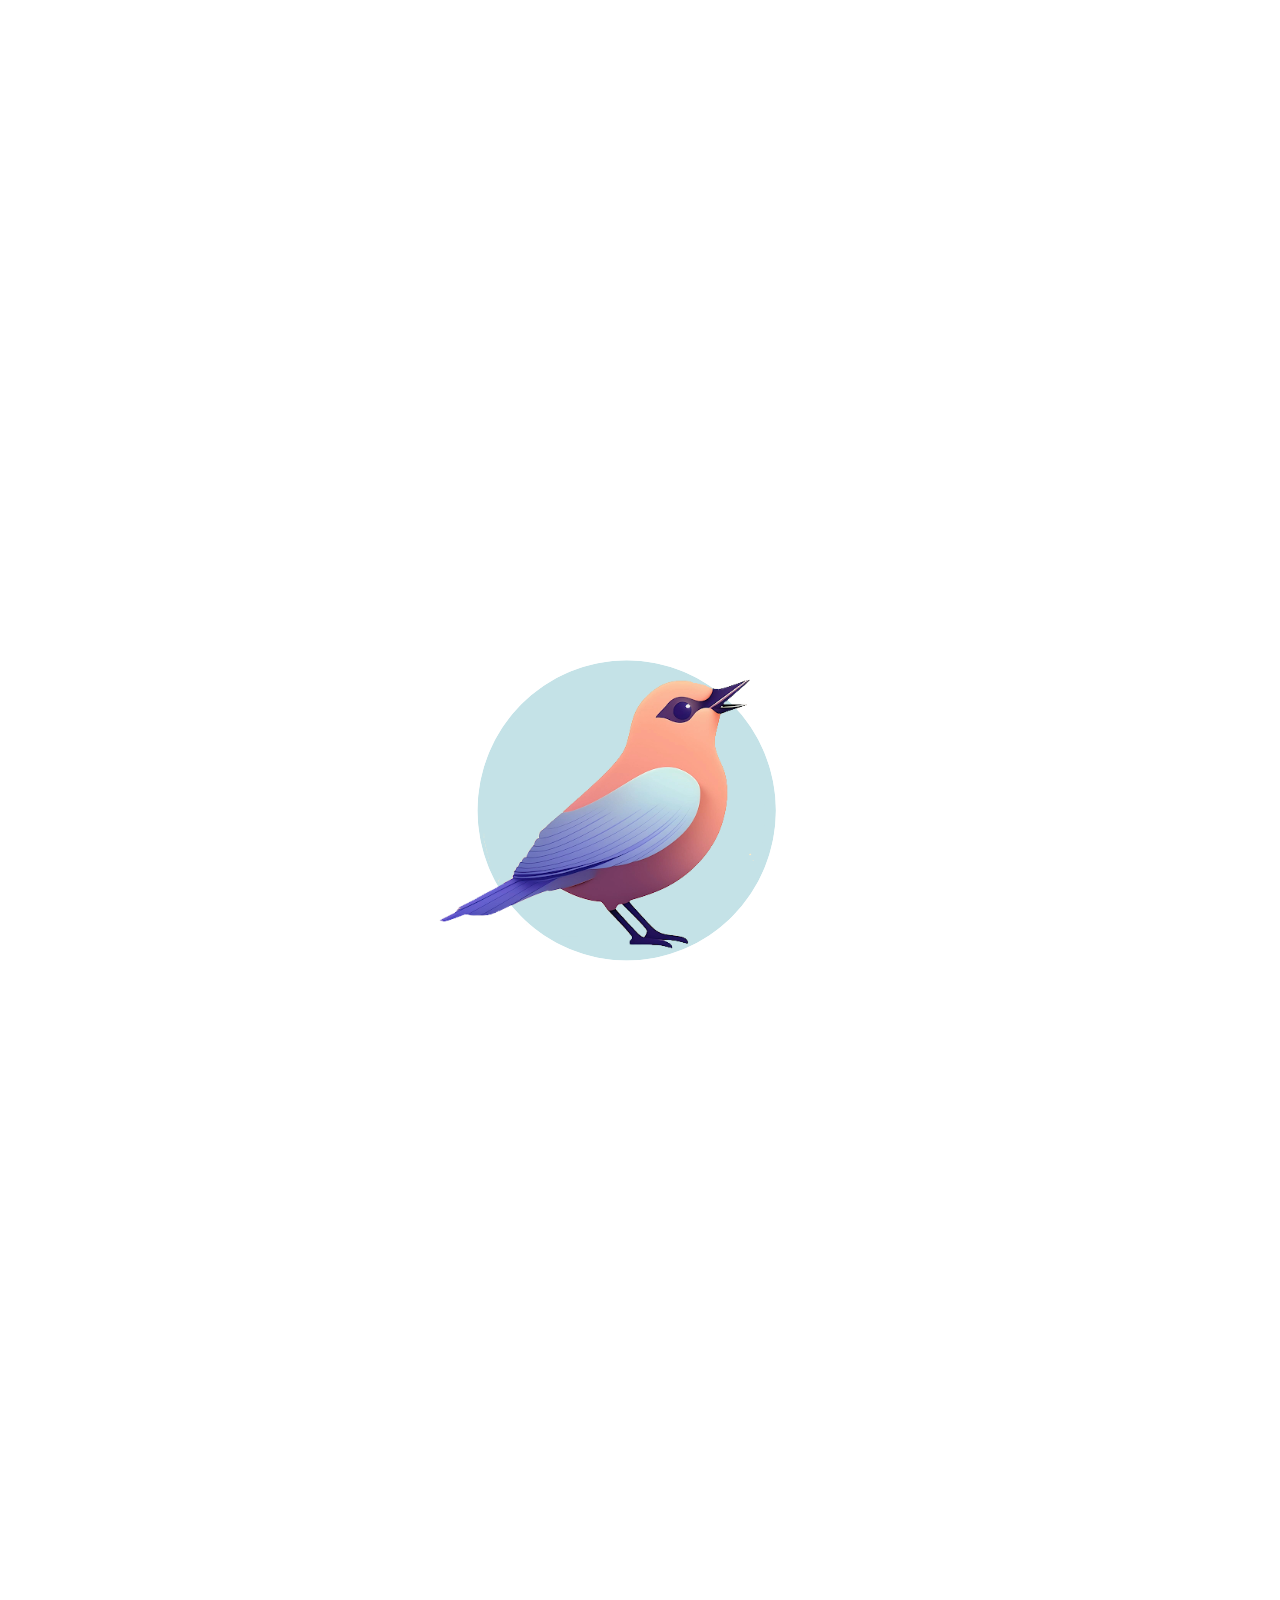
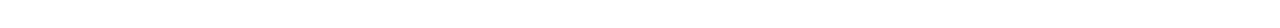
<file: index.html>
<html>

<head>
    <link
    href="https://fonts.cm4all.net/css2?family=Roboto:ital,wght@0,100;0,300;0,400;0,500;0,700;0,900;1,100;1,300;1,400;1,500;1,700;1,900&display=swap"
    rel="stylesheet">
  <link rel="stylesheet" href="index.css">
  <link rel="stylesheet" href="https://cdnjs.cloudflare.com/ajax/libs/font-awesome/6.5.2/css/all.min.css">
</head>

<body>

<div class='tuniverseLogo'>
  <img
  src='TUniverse Logo.png'
  alt='TUniverse Logo' />
  </div>

  <script src="./index.js"></script>
</body>
  
</html>
</file>
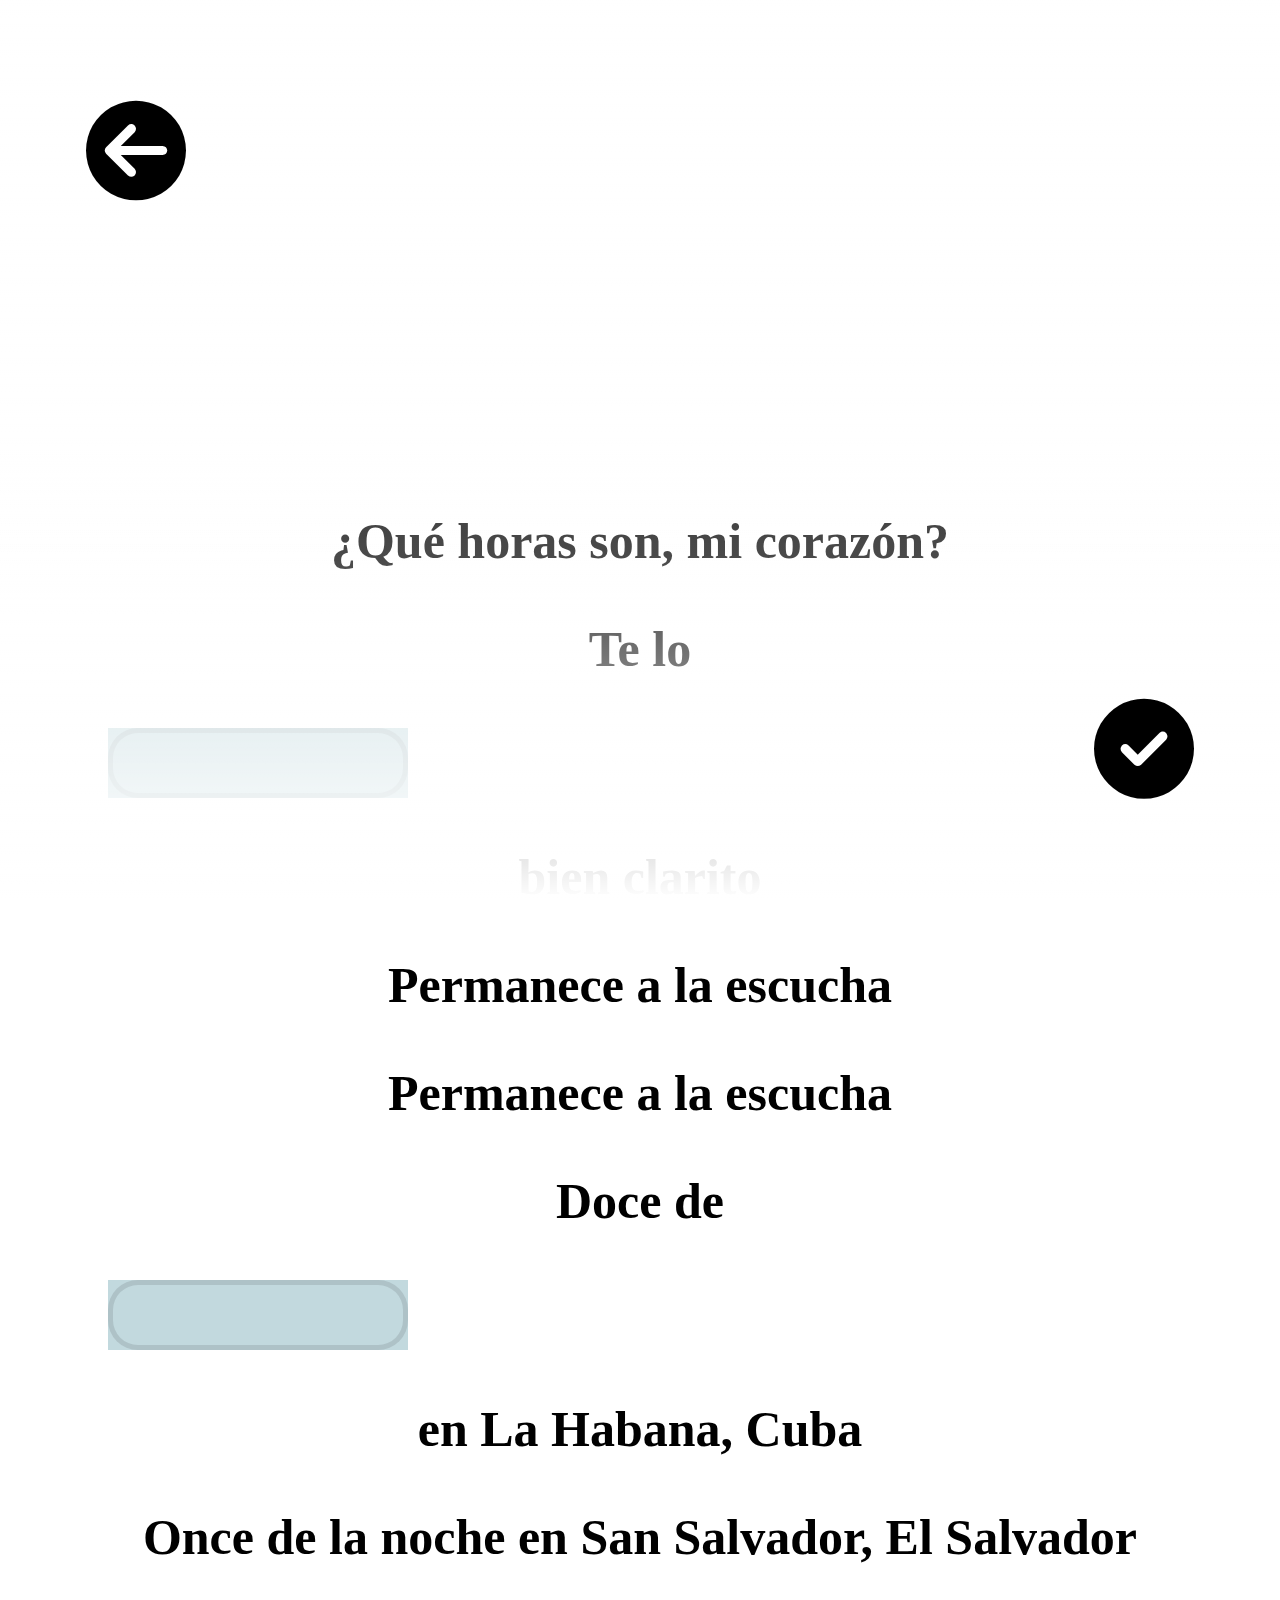
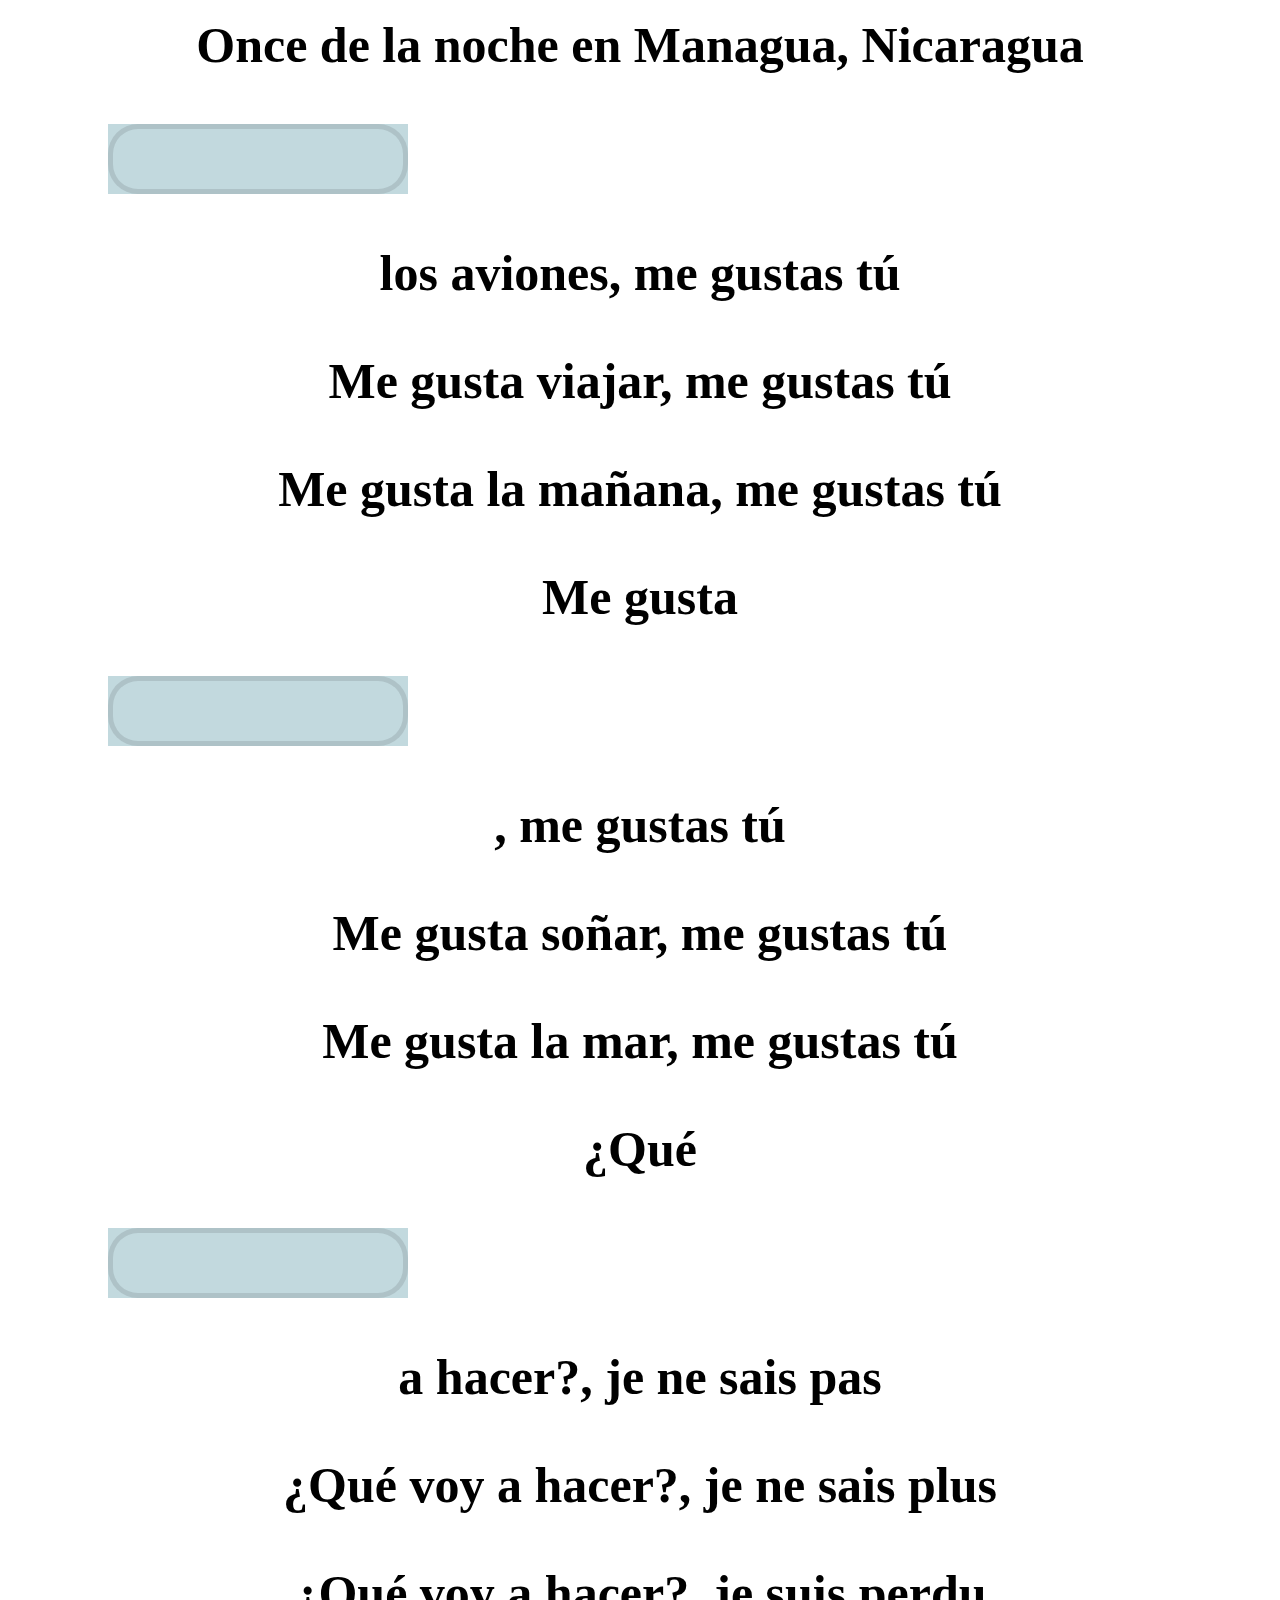
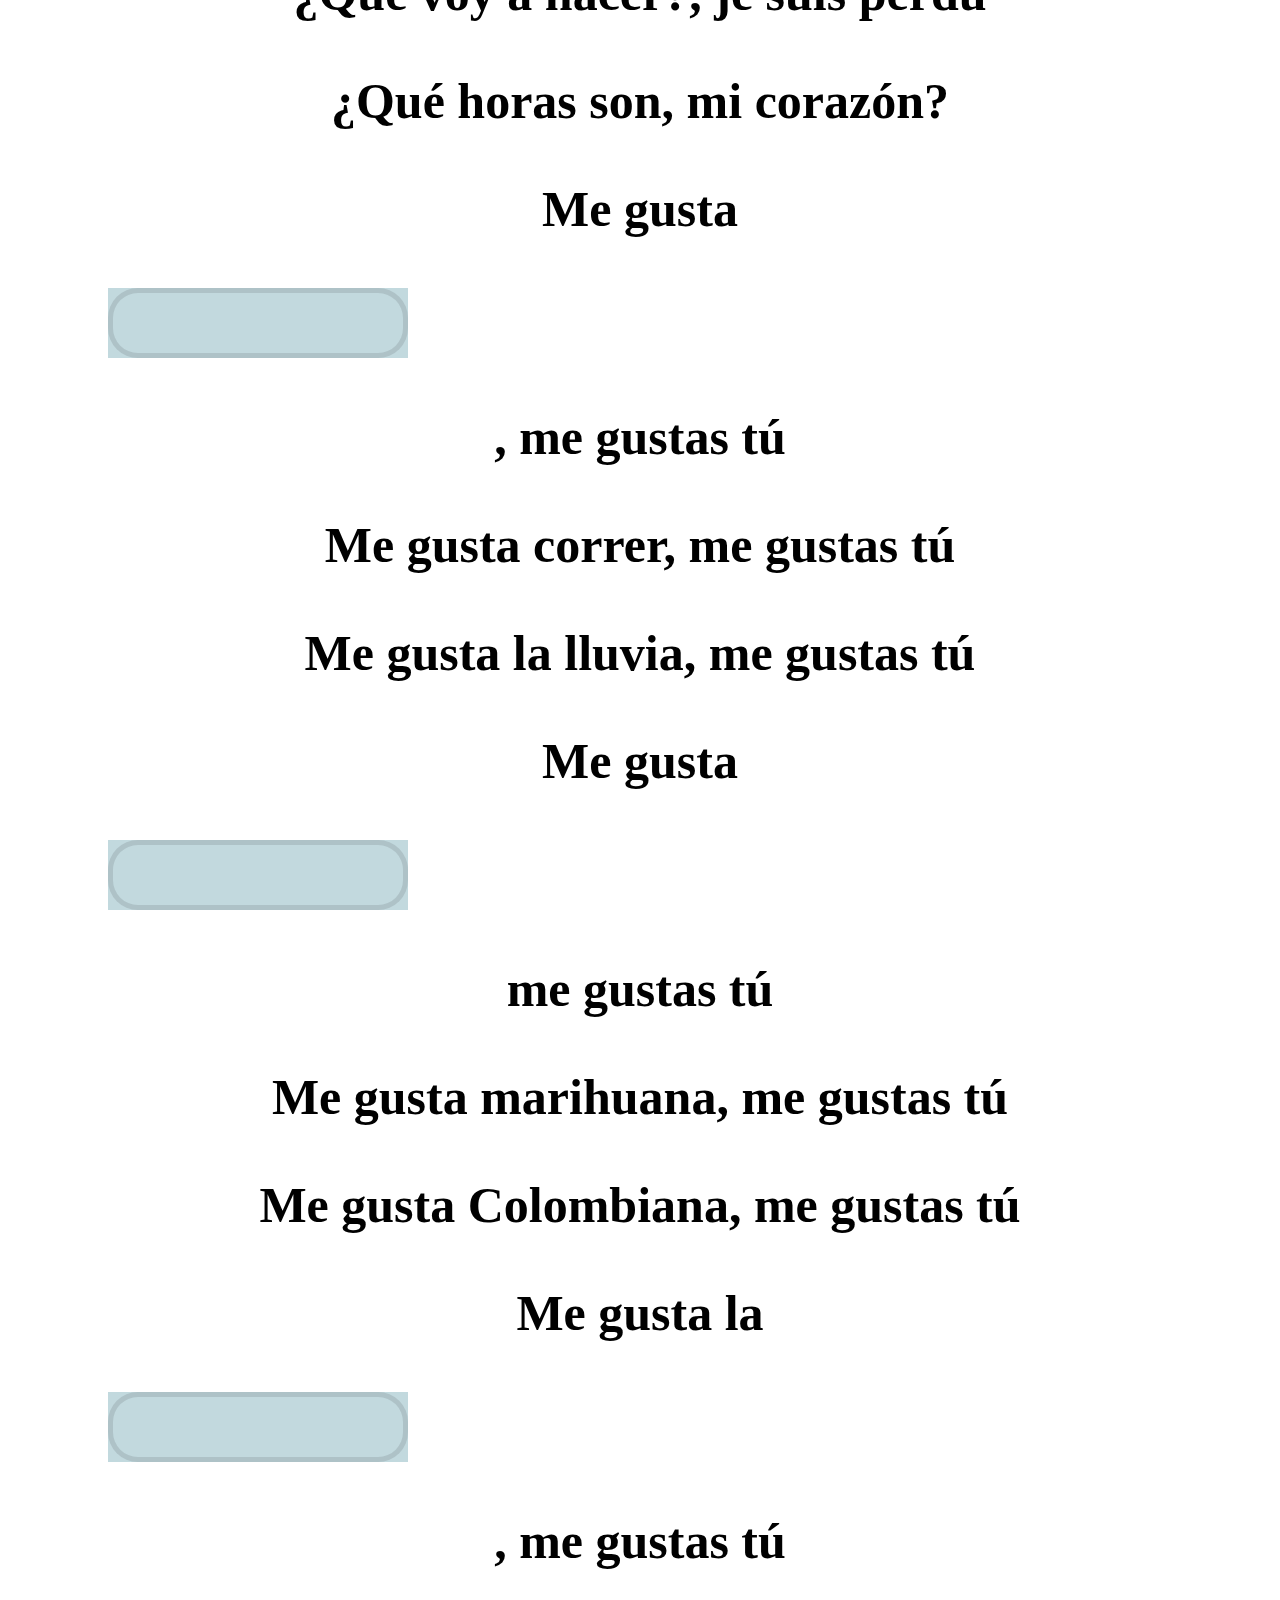
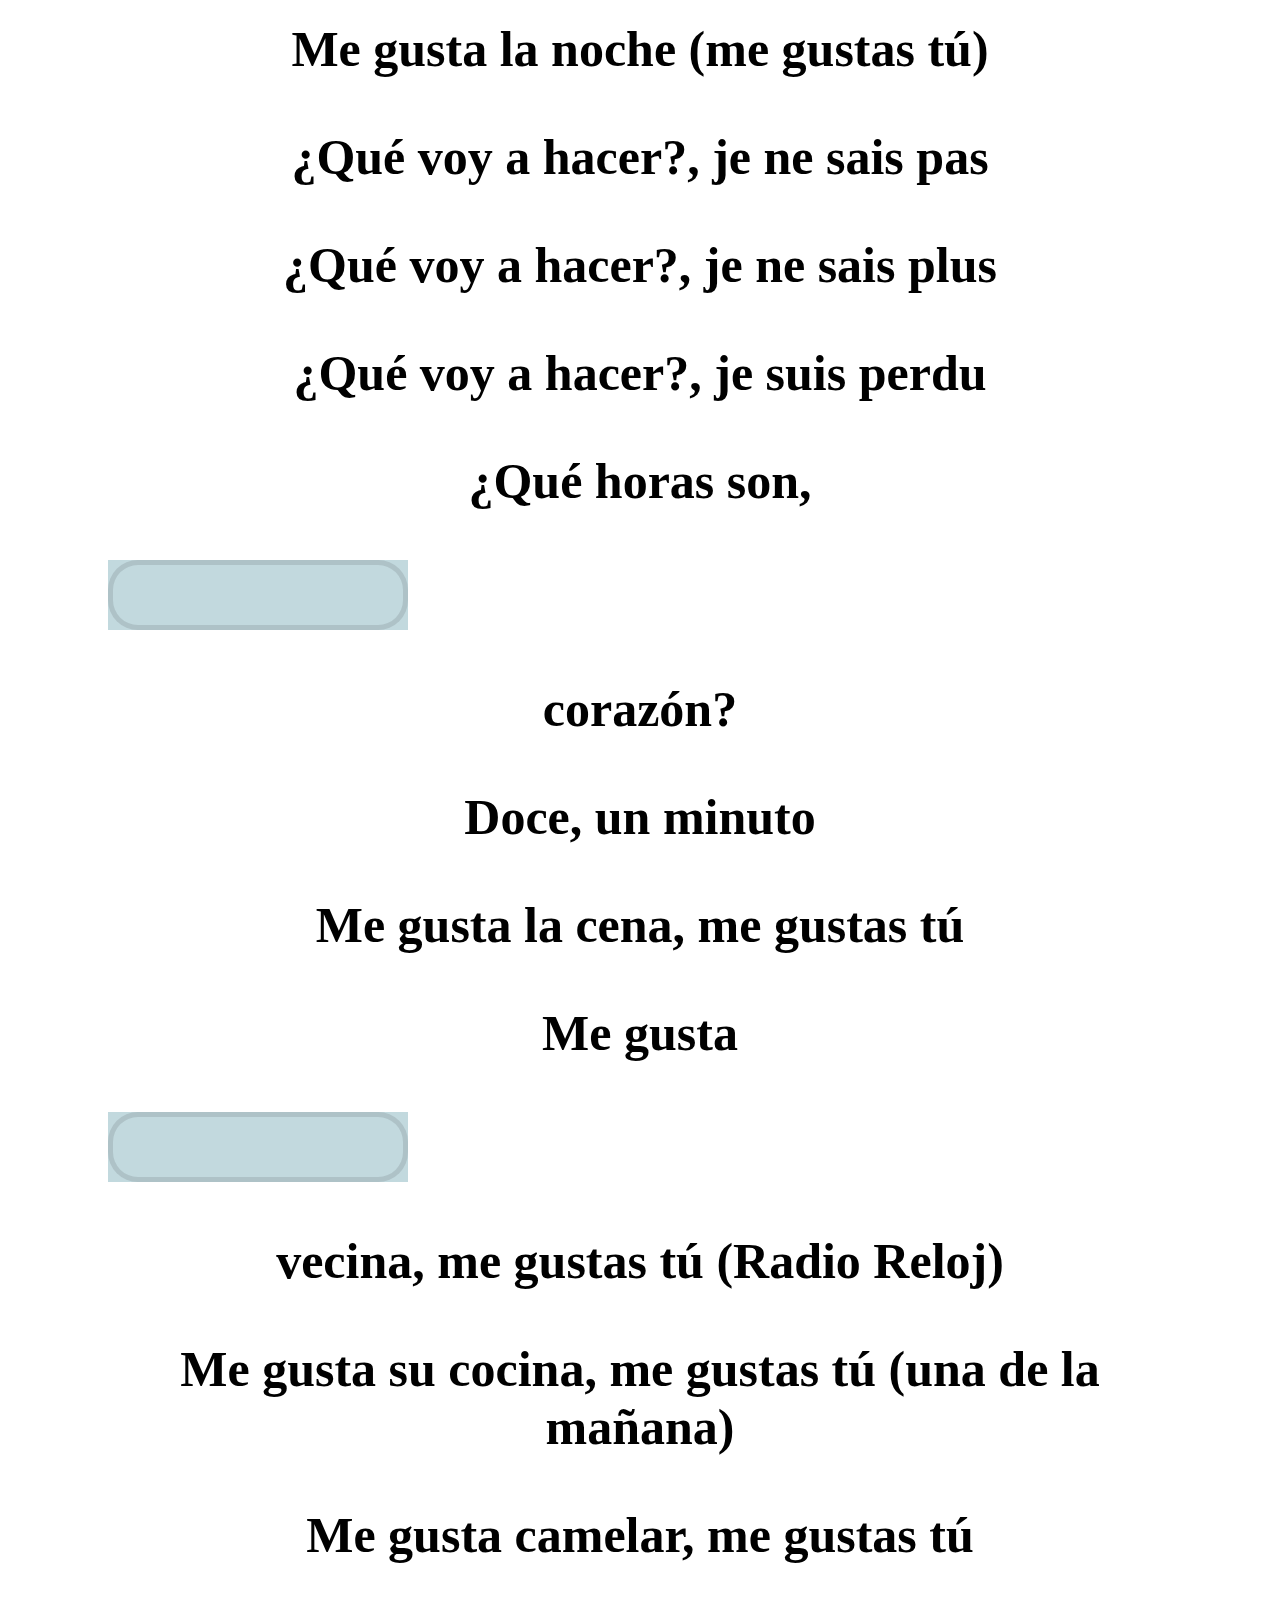
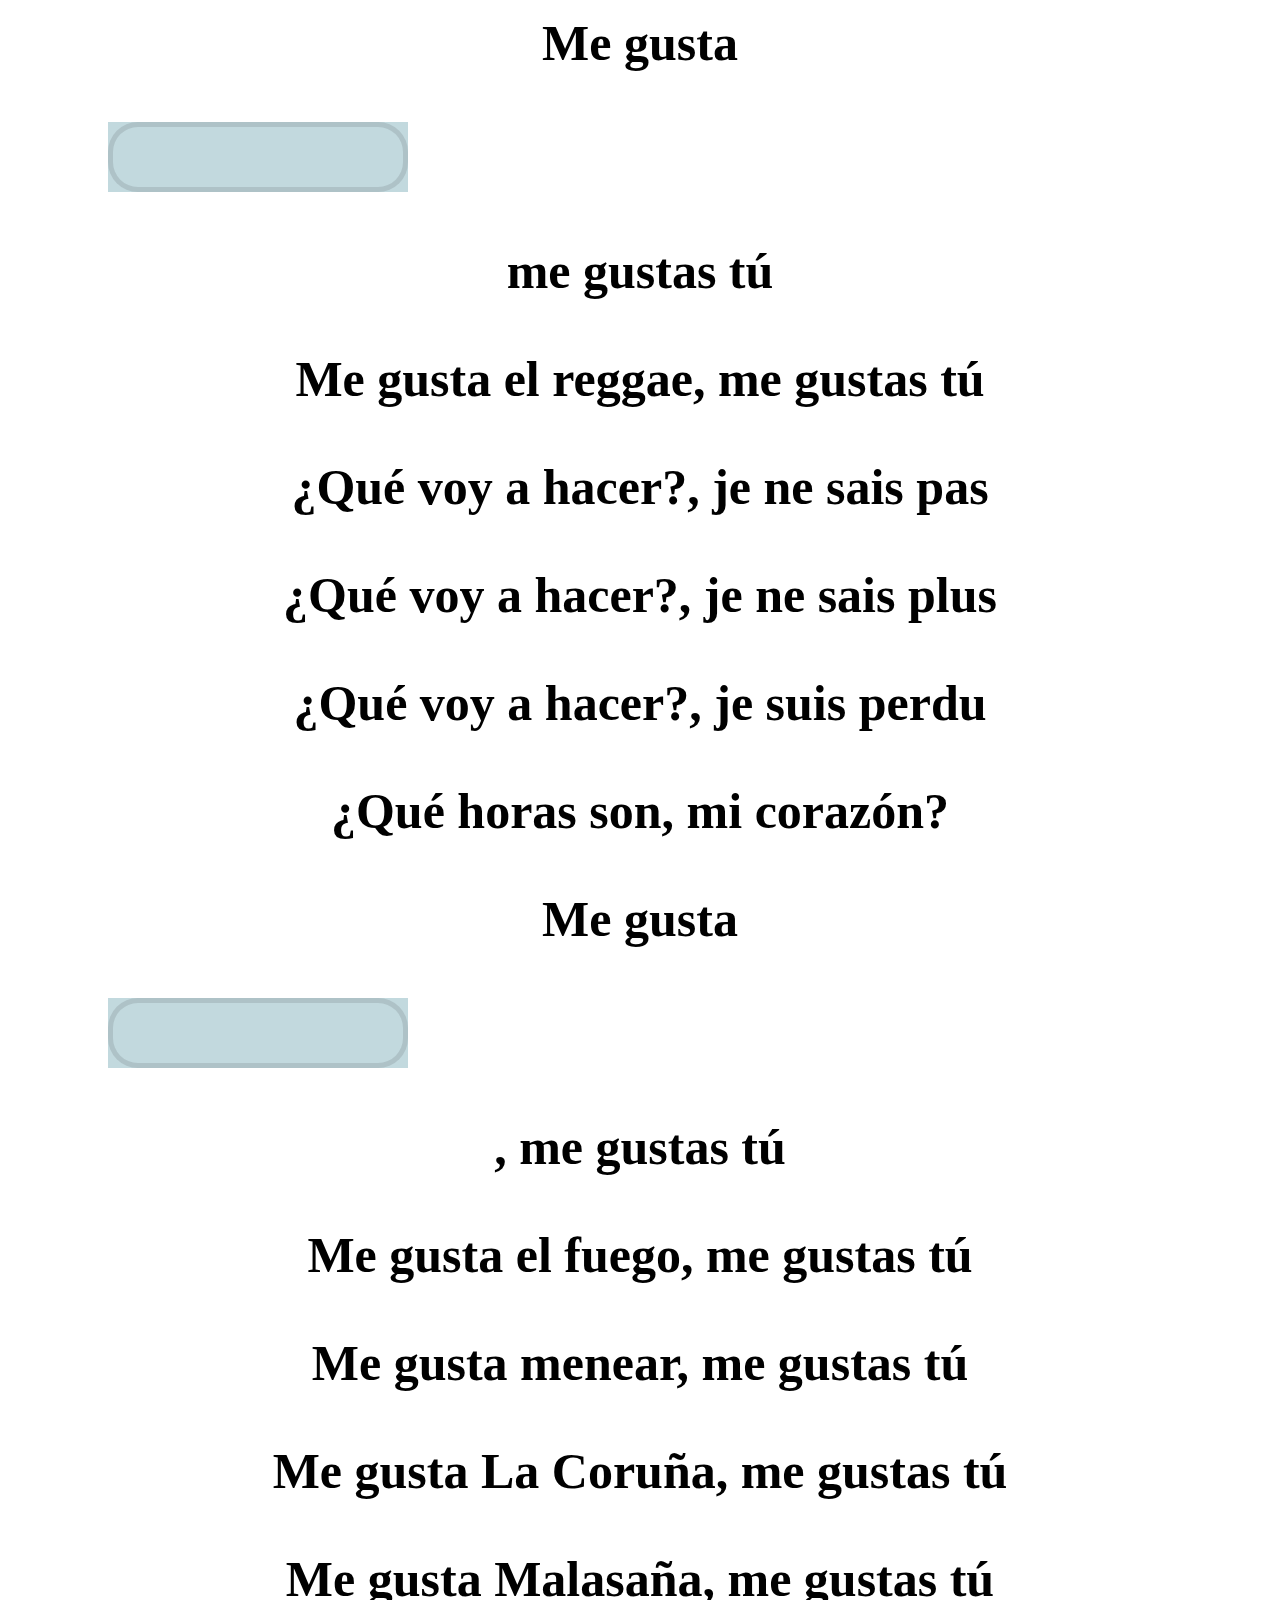
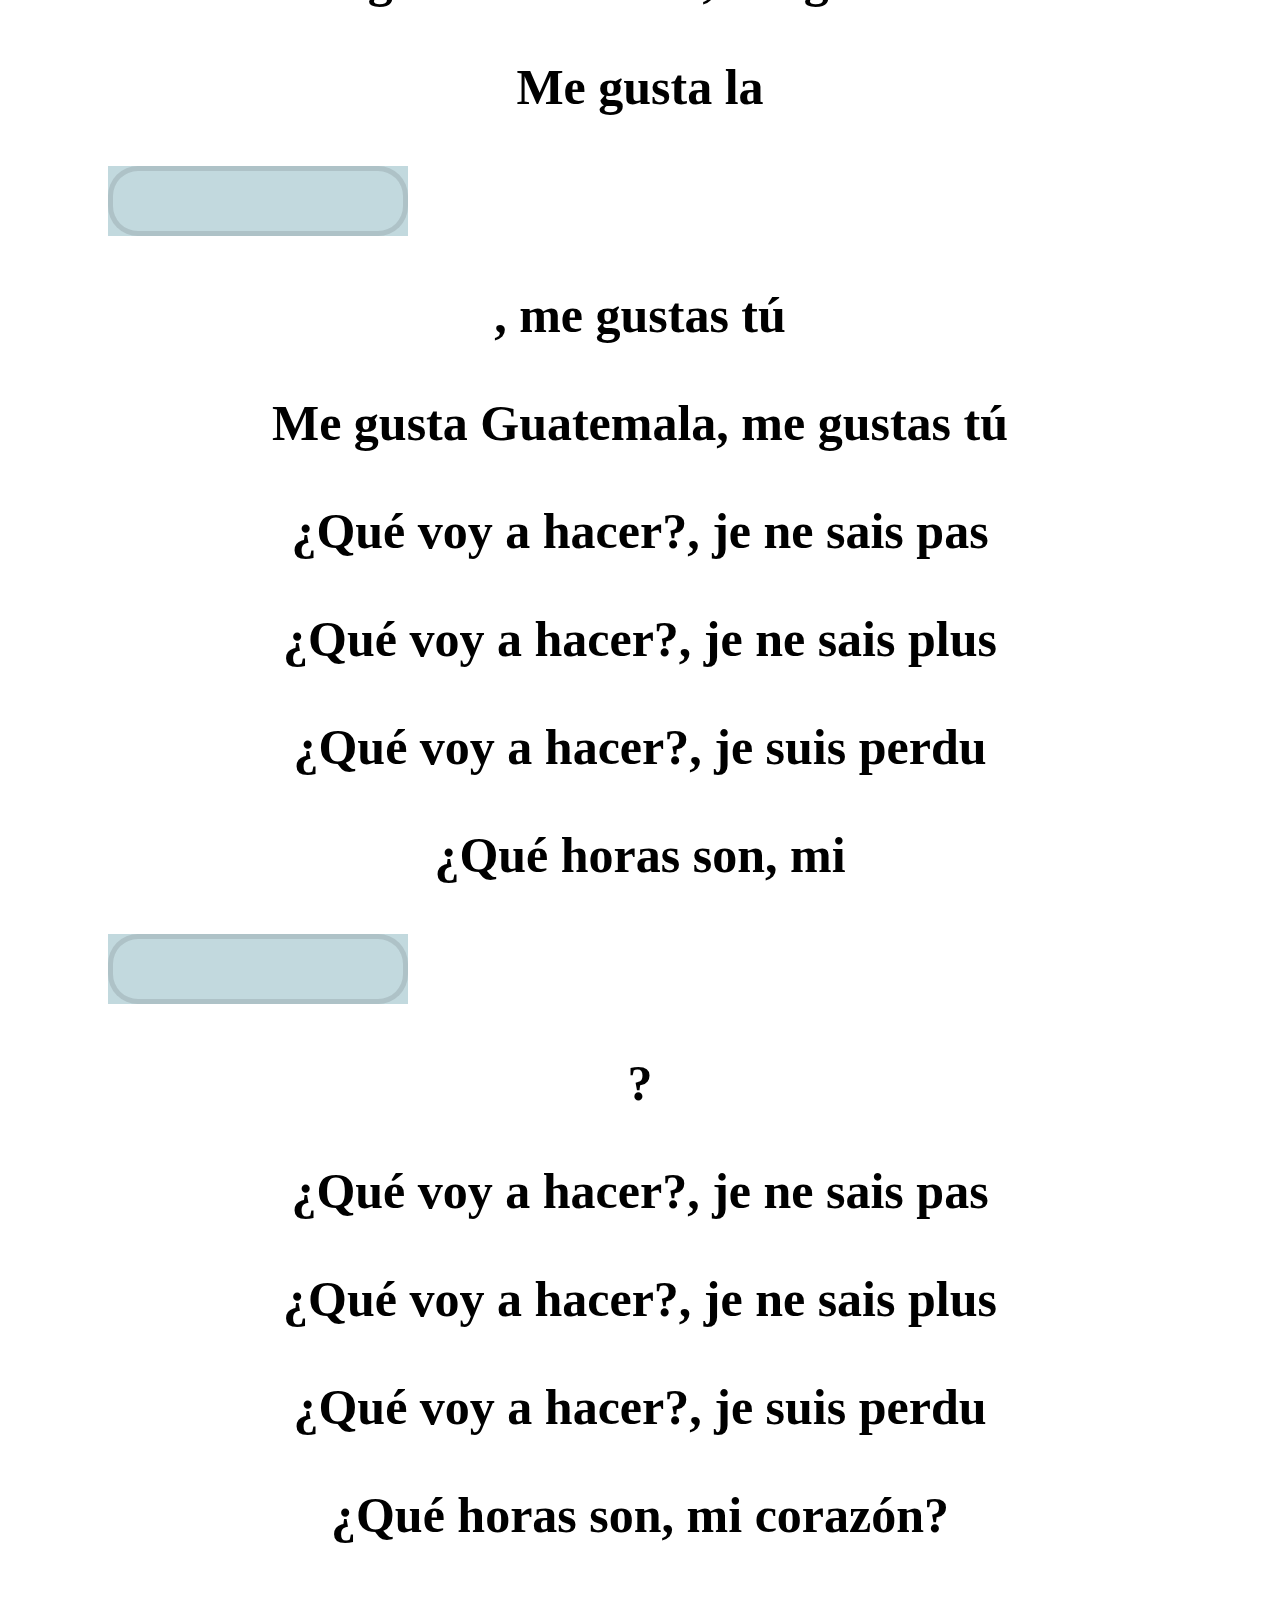
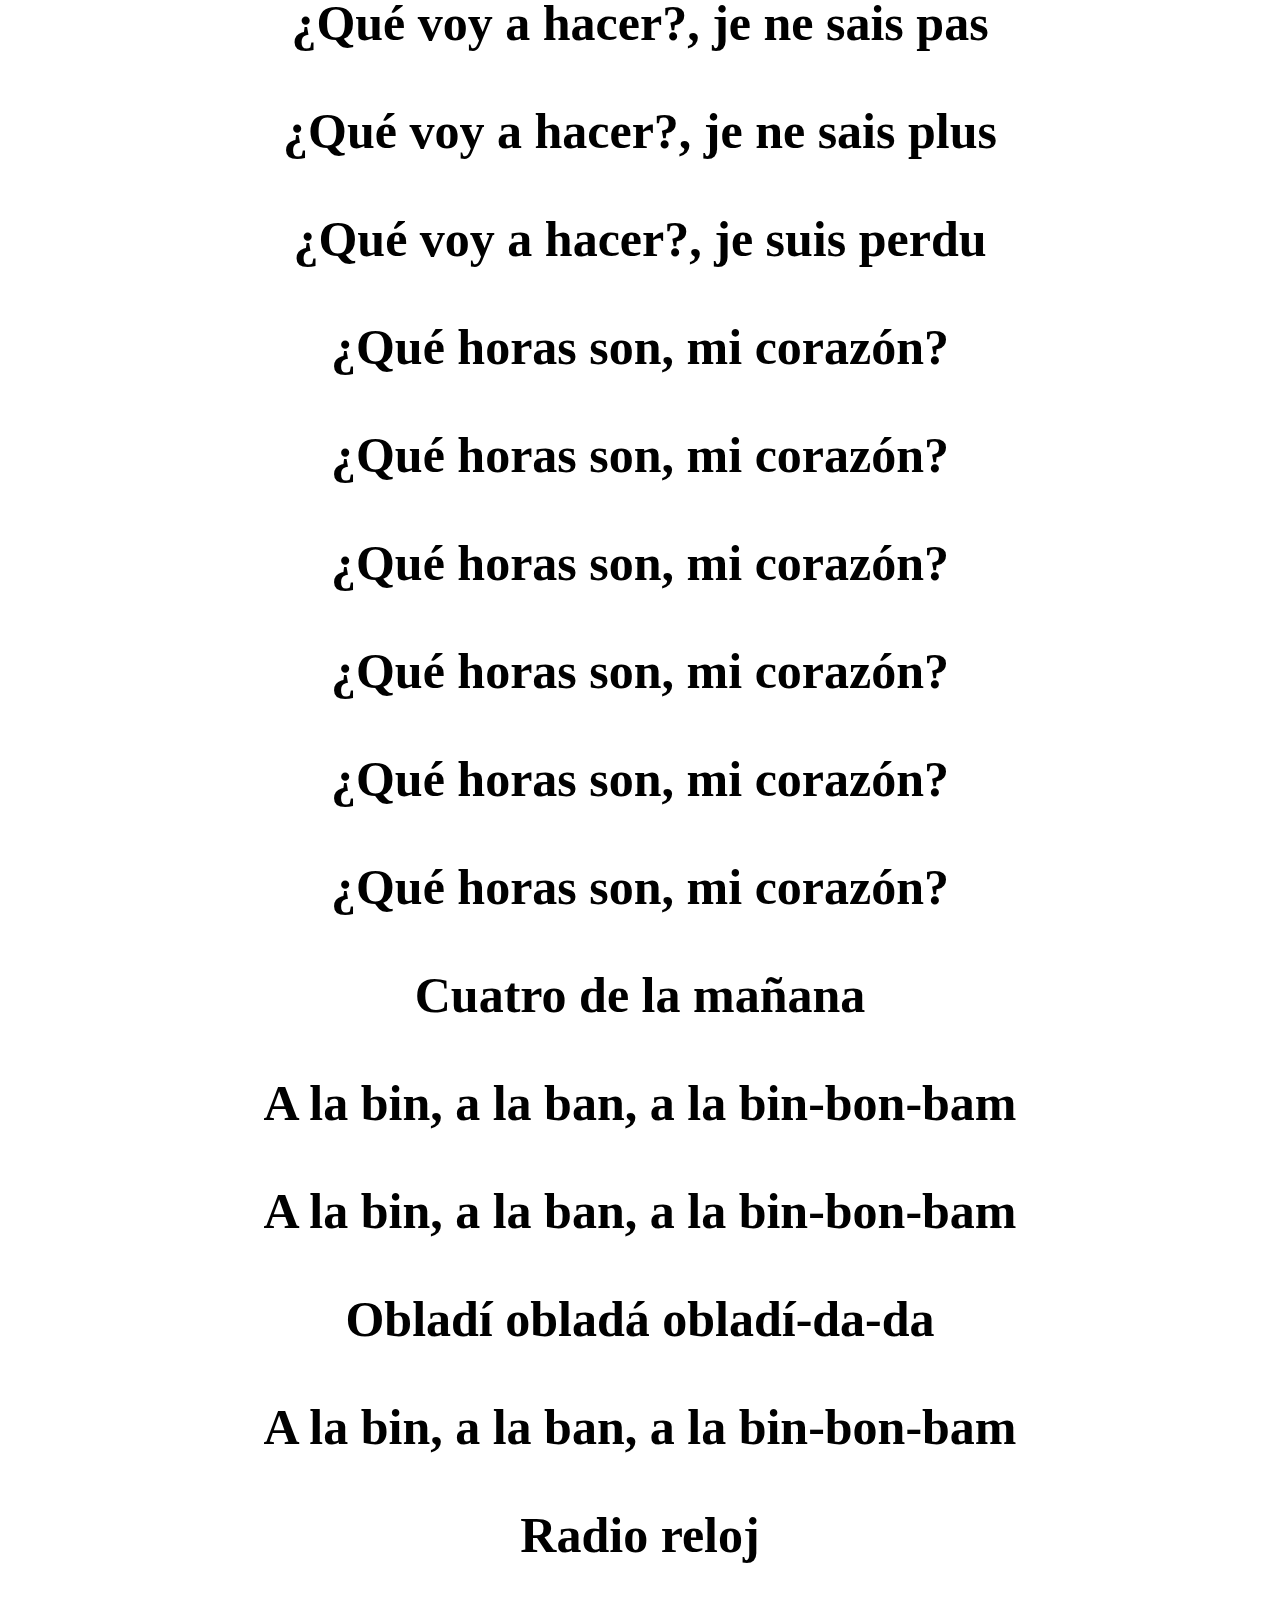
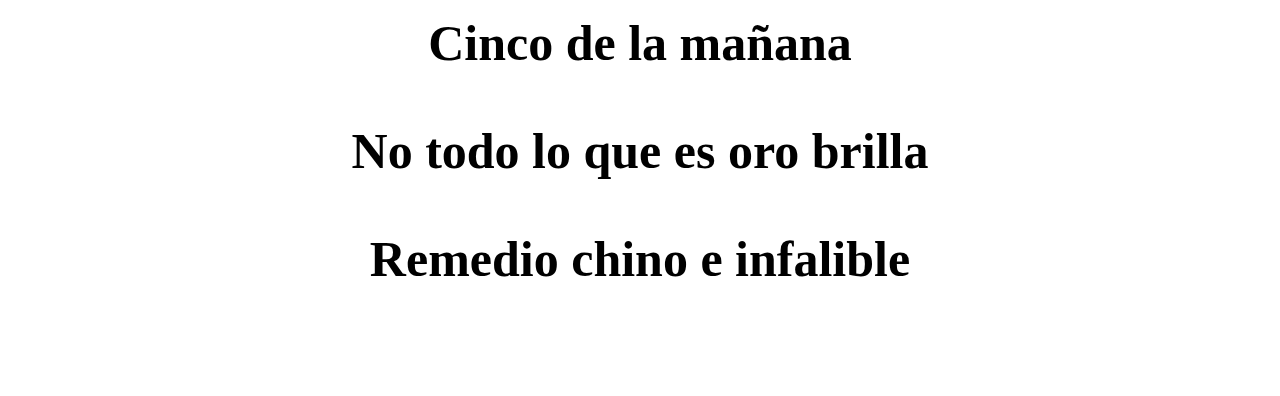
<file: firstChallenge.html>
<html>

<head>
  <link
    href="https://fonts.cm4all.net/css2?family=Roboto:ital,wght@0,100;0,300;0,400;0,500;0,700;0,900;1,100;1,300;1,400;1,500;1,700;1,900&display=swap"
    rel="stylesheet">
  <link rel="stylesheet" href="firstChallenge.css">
  <link rel="stylesheet" href="https://cdnjs.cloudflare.com/ajax/libs/font-awesome/6.5.2/css/all.min.css">
  <div class="transparentBottom"></div>
  <div class="transparentTop"></div>
</head>

<body>
  <iframe width="100%" height="300" scrolling="no" frameborder="no" allow="autoplay"
    src="https://w.soundcloud.com/player/?url=https%3A//api.soundcloud.com/tracks/7649914&color=%23ff5500&auto_play=false&hide_related=false&show_comments=true&show_user=true&show_reposts=false&show_teaser=true&visual=true"></iframe>

  <button class="submit iconButton">
    <i class="fa-solid fa-circle-check"></i>
  </button>
  <button class="goBack iconButton">
    <i class="fa-solid fa-circle-arrow-left"></i>
  </button>
  <button class="tryAgain tryAgainHidden textButton">try again</button>
<!-- <button class="nextChallenge nextChallengeHidden textButton">next challenge</button> -->

  <section>
    <br>
    <br>
    <br>
    <p> ¿Qué horas son, mi corazón?</p>
    <p>Te lo</p>

    <div>
      <div class="custom-select">
        <select name="words" class="challenge">
          <option value=""></option>
          <option data-correct-choice value="dije">dije</option>
          <option value="dijo">dijo</option>
          <option value="dice">dice</option>
          <option value="dicen">dicen</option>
        </select>
      </div>
      <span class="correctedAnswerHidden correctedAnswer">dije</span>
      <button class="buttoncorrectedAnswerHidden showSolution"></button>
    </div>

    <p>bien clarito</p>
    <p>Permanece a la escucha</p>
    <p>Permanece a la escucha</p>
    <p>Doce de</p>

    <div>
      <div class="custom-select">
      <select name="words" class="challenge">
        <option value=""></option>
        <option value="el noche">el noche</option>
        <option value="las noches">las noches</option>
        <option data-correct-choice value="la noche">la noche</option>
        <option value="un noche">un noche</option>
      </select>
    </div>
      <span class="correctedAnswerHidden correctedAnswer">la noche</span>
      <button class="buttoncorrectedAnswerHidden showSolution"></button>
  </div>

    <p>en La Habana, Cuba</p>
    <p>Once de la noche en San Salvador, El Salvador</p>
    <p>Once de la noche en Managua, Nicaragua</p>

    <div>
      <div class="custom-select">
      <select name="words" class="challenge">
        <option value=""></option>
        <option value="Me gusta">Me gusta</option>
        <option value="Te gusta">Te gusta</option>
        <option value="Me gustas">Me gustas</option>
        <option data-correct-choice value="Me gustan">Me gustan</option>
      </select>
      </div>
      <span class="correctedAnswerHidden correctedAnswer">Me gustan</span>
      <button class="buttoncorrectedAnswerHidden showSolution"></button>
    </div>

    <p>los aviones, me gustas tú</p>
    <p>Me gusta viajar, me gustas tú</p>
    <p>Me gusta la mañana, me gustas tú</p>
    <p>Me gusta</p>

    <div>
      <div class="custom-select">
      <select name="words" class="challenge">
        <option value=""></option>
        <option data-correct-choice value="el viento">el viento</option>
        <option value="el evento">el evento</option>
        <option value="el aliento">el aliento</option>
        <option value="la venta">la venta</option>
      </select>
      </div>
      <span class="correctedAnswerHidden correctedAnswer">el viento</span>
      <button class="buttoncorrectedAnswerHidden showSolution"></button>
    </div>

    <p>, me gustas tú</p>
    <p>Me gusta soñar, me gustas tú</p>
    <p>Me gusta la mar, me gustas tú</p>
    <p>¿Qué</p>

    <div>
      <div class="custom-select">
      <select name="words" class="challenge">
        <option value=""></option>
        <option value="vas">vas</option>
        <option data-correct-choice value="voy">voy</option>
        <option value="vamos">vamos</option>
        <option value="vais">vais</option>
      </select>
      </div>
      <span class="correctedAnswerHidden correctedAnswer">voy</span>
      <button class="buttoncorrectedAnswerHidden showSolution"></button>
    </div>

    <p>a hacer?, je ne sais pas</p>
    <p>¿Qué voy a hacer?, je ne sais plus</p>
    <p>¿Qué voy a hacer?, je suis perdu</p>
    <p>¿Qué horas son, mi corazón?</p>
    <p>Me gusta</p>

    <div>
      <div class="custom-select">
      <select name="words" class="challenge">
        <option value=""></option>
        <option value="el otro">el otro</option>
        <option value="la foto">la foto</option>
        <option value="la montaña">la montaña</option>
        <option data-correct-choice value="la moto">la moto</option>
      </select>
      </div>
      <span class="correctedAnswerHidden correctedAnswer">la moto</span>
      <button class="buttoncorrectedAnswerHidden showSolution"></button>
    </div>

    <p>, me gustas tú</p>
    <p>Me gusta correr, me gustas tú</p>
    <p>Me gusta la lluvia, me gustas tú</p>
    <p>Me gusta</p>

    <div>
      <div class="custom-select">
      <select name="words" class="challenge">
        <option value=""></option>
        <option value="solver">solver</option>
        <option data-correct-choice value="volver">volver</option>
        <option value="volar">volar</option>
        <option value="viajar">viajar</option>
      </select>
      </div>
      <span class="correctedAnswerHidden correctedAnswer">volver</span>
      <button class="buttoncorrectedAnswerHidden showSolution"></button>
    </div>

    <p>me gustas tú</p>
    <p>Me gusta marihuana, me gustas tú</p>
    <p>Me gusta Colombiana, me gustas tú</p>
    <p>Me gusta la</p>

    <div>
      <div class="custom-select">
      <select name="words" class="challenge">
        <option value=""></option>
        <option value="mañana">mañana</option>
        <option value="manzana">manzana</option>
        <option data-correct-choice value="montaña">montaña</option>
        <option value="mamá">mamá</option>
      </select>
      </div>
      <span class="correctedAnswerHidden correctedAnswer">montaña</span>
      <button class="buttoncorrectedAnswerHidden showSolution"></button>
    </div>

    <p>, me gustas tú</p>
    <p>Me gusta la noche (me gustas tú)</p>

    <p>¿Qué voy a hacer?, je ne sais pas</p>
    <p>¿Qué voy a hacer?, je ne sais plus</p>
    <p>¿Qué voy a hacer?, je suis perdu</p>
    <p>¿Qué horas son,</p>

    <div>
      <div class="custom-select">
      <select name="words" class="challenge">
        <option value=""></option>
        <option value="me">me</option>
        <option value="ti">ti</option>
        <option value="el">el</option>
        <option data-correct-choice value="mi">mi</option>
      </select>
      </div>
      <span class="correctedAnswerHidden correctedAnswer">mi</span>
      <button class="buttoncorrectedAnswerHidden showSolution"></button>
    </div>

    <p>corazón?</p>
    <p>Doce, un minuto</p>
    <p>Me gusta la cena, me gustas tú</p>
    <p>Me gusta</p>

    <div>
      <div class="custom-select">
      <select name="words" class="challenge">
        <option value=""></option>
        <option value="una">una</option>
        <option data-correct-choice value="la">la</option>
        <option value="el">el</option>
        <option value="un">un</option>
      </select>
      </div>
      <span class="correctedAnswerHidden correctedAnswer">la</span>
      <button class="buttoncorrectedAnswerHidden showSolution"></button>
    </div>

    <p>vecina, me gustas tú (Radio Reloj)</p>
    <p>Me gusta su cocina, me gustas tú (una de la mañana)</p>
    <p>Me gusta camelar, me gustas tú</p>
    <p>Me gusta</p>

    <div>
      <div class="custom-select">
      <select name="words" class="challenge">
        <option value=""></option>
        <option data-correct-choice value="la guitarra">la guitarra</option>
        <option value="la guerra">la guerra</option>
        <option value="el género">el género</option>
        <option value="el gato">el gato</option>
      </select>
      </div>
      <span class="correctedAnswerHidden correctedAnswer">la guitarra</span>
      <button class="buttoncorrectedAnswerHidden showSolution"></button>
    </div>

    <p>me gustas tú</p>
    <p>Me gusta el reggae, me gustas tú</p>
    <p>¿Qué voy a hacer?, je ne sais pas</p>
    <p>¿Qué voy a hacer?, je ne sais plus</p>
    <p>¿Qué voy a hacer?, je suis perdu</p>
    <p>¿Qué horas son, mi corazón?</p>
    <p>Me gusta</p>

    <div>
      <div class="custom-select">
      <select name="words" class="challenge">
        <option value=""></option>
        <option data-correct-choice value="la canela">la canela</option>
        <option value="el camello">el camello</option>
        <option value="la candela">la candela</option>
        <option value="la cánula">la cánula</option>
      </select>
      </div>
      <span class="correctedAnswerHidden correctedAnswer">la canela</span>
      <button class="buttoncorrectedAnswerHidden showSolution"></button>
    </div>


    <p>, me gustas tú</p>
    <p>Me gusta el fuego, me gustas tú</p>
    <p>Me gusta menear, me gustas tú</p>
    <p>Me gusta La Coruña, me gustas tú</p>
    <p>Me gusta Malasaña, me gustas tú</p>
    <p>Me gusta la</p>

    <div>
      <div class="custom-select">
      <select name="words" class="challenge">
        <option value=""></option>
        <option value="catana">catana</option>
        <option data-correct-choice value="castaña">castaña</option>
        <option value="calle">calle</option>
        <option value="canela">canela</option>
      </select>
      </div>
      <span class="correctedAnswerHidden correctedAnswer">castaña</span>
      <button class="buttoncorrectedAnswerHidden showSolution"></button>
    </div>

    <p>, me gustas tú</p>
    <p>Me gusta Guatemala, me gustas tú</p>
    <p>¿Qué voy a hacer?, je ne sais pas</p>
    <p>¿Qué voy a hacer?, je ne sais plus</p>
    <p>¿Qué voy a hacer?, je suis perdu</p>
    <p>¿Qué horas son, mi</p>

    <div>
      <div class="custom-select">
      <select name="words" class="challenge">
        <option value=""></option>
        <option value="jamón">jamón</option>
        <option value="castaña">castaña</option>
        <option value="ligazón">ligazón</option>
        <option data-correct-choice value="corazón">corazón</option>
      </select>
      </div>
      <span class="correctedAnswerHidden correctedAnswer">corazón</span>
      <button class="buttoncorrectedAnswerHidden showSolution"></button>
    </div>

    <p>?</p>
    <p>¿Qué voy a hacer?, je ne sais pas</p>
    <p>¿Qué voy a hacer?, je ne sais plus</p>
    <p>¿Qué voy a hacer?, je suis perdu</p>
    <p>¿Qué horas son, mi corazón?</p>
    <p>¿Qué voy a hacer?, je ne sais pas</p>
    <p>¿Qué voy a hacer?, je ne sais plus</p>
    <p>¿Qué voy a hacer?, je suis perdu</p>
    <p>¿Qué horas son, mi corazón?</p>
    <p>¿Qué horas son, mi corazón?</p>
    <p>¿Qué horas son, mi corazón?</p>
    <p>¿Qué horas son, mi corazón?</p>
    <p>¿Qué horas son, mi corazón?</p>
    <p>¿Qué horas son, mi corazón?</p>
    <p>Cuatro de la mañana</p>
    <p>A la bin, a la ban, a la bin-bon-bam</p>
    <p>A la bin, a la ban, a la bin-bon-bam</p>
    <p>Obladí obladá obladí-da-da</p>
    <p>A la bin, a la ban, a la bin-bon-bam</p>
    <p>Radio reloj</p>
    <p>Cinco de la mañana</p>
    <p>No todo lo que es oro brilla</p>
    <p>Remedio chino e infalible</p>
  </section>

  <dialog class="resultDialog">
    <p class="resultDialogContent">Great job! 0% correct.</p>
    <form method="dialog">
      <button class="ok">show results</button>
    </form>
  </dialog>

  <dialog class="showSolutionDialog">
    <p class="showSolutionDialogContent">The correct answer is: answer</p>
    <form method="dialog">
      <button class="ok">Got it!</button>
    </form>
  </dialog>

  <script src="./firstChallenge.js"></script>
</body>

</html>
</file>
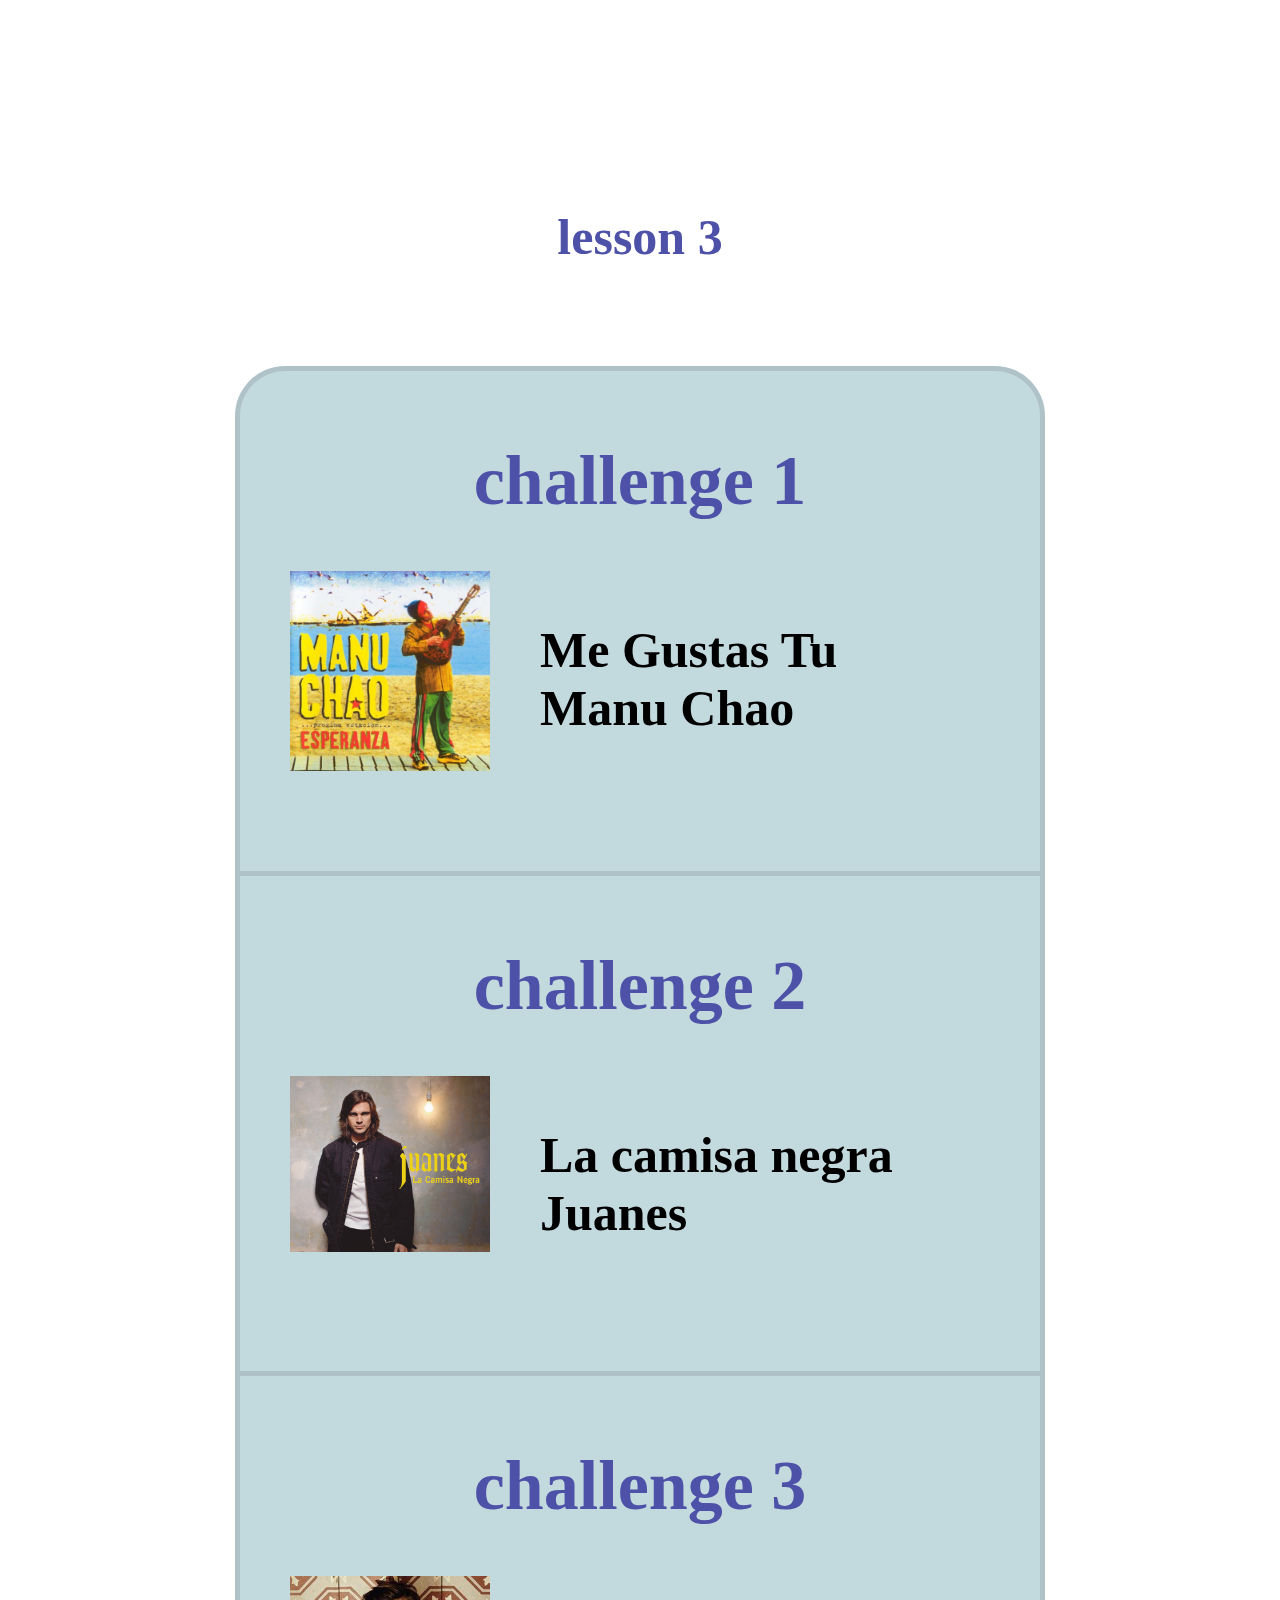
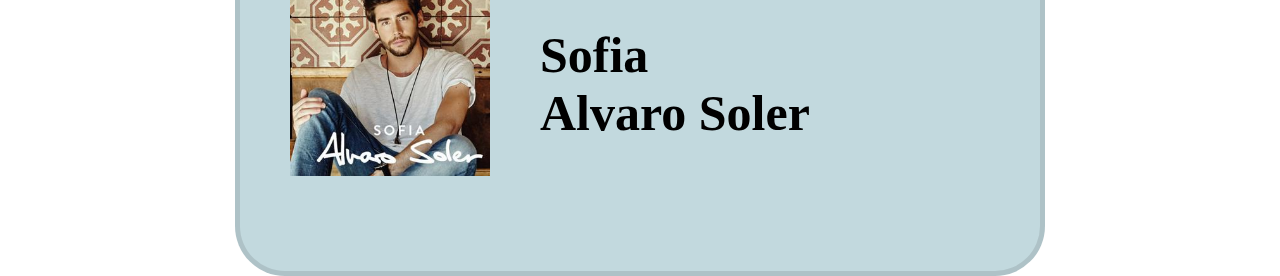
<file: selectChallenge.html>
<html>

<head>
    <link
      href='https://fonts.cm4all.net/css2?family=Roboto:ital,wght@0,100;0,300;0,400;0,500;0,700;0,900;1,100;1,300;1,400;1,500;1,700;1,900&display=swap'
      rel='stylesheet'>
    <link rel='stylesheet' href='selectChallenge.css'>
    <link rel='stylesheet' href='https://cdnjs.cloudflare.com/ajax/libs/font-awesome/6.5.2/css/all.min.css'>
  </head>
</html>

<body>

<p class='heading'>
  lesson 3
</p>

<div class='challengeBox'>

  <div class='challenge1'> 
<p class='challengeHeading' >challenge 1</p>
<img class='songCover1'
  src='image (3).png'
  alt='songCover' />
<p class='songTitle'>Me Gustas Tu<br/>
Manu Chao</p>
  </div>

  <div class='challenge2 middleChallenge'> 
<p class='challengeHeading' >challenge 2</p>
<img class='songCover1'
  src='image (5).png'
  alt='songCover' />
<p class='songTitle'>La camisa negra<br/>
Juanes</p>
  </div>

   <div class='challenge3'> 
<p class='challengeHeading' >challenge 3</p>
<img class='songCover1'
  src='image (4).png'
  alt='songCover' />
<p class='songTitle'>Sofia<br/>
Alvaro Soler</p>

    </div>

</div>
    
    <script src='./selectChallenge.js'></script>
</body>
</file>
<file: index.css>
.tuniverseLogo {
  display: flex;
  justify-content: center;
  align-items: center;
  margin: 50%;
}
</file>
<file: firstChallenge.css>
body {
  background-color: white;
  padding: 100px;
}

p {
  text-align: center;
  font-size: 50px;
  font-family: Roboto;
  font-weight: bold;
}


/*the container must be positioned relative:*/
.custom-select {
  position: relative;
  text-align: center;
  font-family: Arial;
}

.custom-select select {
  display: none; /*hide original SELECT element:*/
}

.custom-select {
  width: 300px;
  background-color: rgb(194 217 222);
}

/*style the items (options), including the selected item:*/
.select-selected {
  font-size: 50px;
  font-family: Roboto;
  font-weight: bold;
  color: rgb(78, 81, 168);
  padding: 30px 16px;
  border: 5px solid rgba(0,0,0,0.1);
  border-radius: 30px;
  background-color: rgb(194 217 222);
}

.select-items div {
  font-size: 50px;
  font-family: Roboto;
  font-weight: bold;
  color: rgb(78, 81, 168);
  padding: 30px 16px;
  border-top: 5px solid rgba(0,0,0,0.1);
}
  

/*style items (options):*/
.select-items {
  position: absolute;
  background-color: rgb(194 217 222);
  border-radius: 30px;
  top: 100%;
  left: 0;
  right: 0;
  z-index: 3;
}

.correctedAnswer {text-align: center;
  font-size: 50px;
  font-family: Roboto;
  font-weight: bold;
  padding: 0.2em 0.5em;
  border: 0.2rem solid green;
  border-radius: 30px;
}

.showSolution {
  padding: 0.2em 0.5em;
  border: 0.2rem solid red;
  text-align: center;
  font-size: 50px;
  font-family: Roboto;
  font-weight: bold;
  background-color: transparent;
  border-radius: 30px;
}

iframe {
  top: 250px;
  position: sticky;
  z-index: 5;
}


/*buttons:*/
.iconButton {
  font-size: 100px;
  position: fixed;
  background-color: transparent;
  border: transparent;
  z-index: 5;
}

.textButton {
  text-align: center;
  font-size: 50px;
  font-family: Roboto;
  color:rgb(78, 81, 168);
  font-weight: bold;
  padding: 20px;
  position: fixed;
  background-color: rgba(241,169,146);
  border: 5px solid rgba(0,0,0,0.1);
  border-radius: 30px;
  z-index: 5;
}

.submit, .nextChallenge {
  right: 80px;
  bottom: 100px;
}

.goBack {
  top: 100px;
  left: 80px;
}

.tryAgain {
  bottom: 100px; 
  left: 80px;
}

/*hidden elements*/
.select-hide, .correctedAnswerHidden, .buttoncorrectedAnswerHidden, .submitHidden, .tryAgainHidden, .nextChallengeHidden {
  display: none;
}

.hide {
  display: none;
}

/*kommt wenn man submit button drückt:*/

dialog {background-color: rgb(194 217 222);
  border: 5px solid rgba(0,0,0,0.1);
  border-radius: 30px;
  text-align: center;
}

.ok {
  background-color: rgba(241,169,146);
  padding: 20px 100px;
  font-size: 50px;
  font-family: Roboto;
  font-weight: bold;
  color: rgb(78, 81, 168);
  border: 5px solid rgba(0,0,0,0.1);
  border-radius: 30px;
}

.submit:focus {
  background-color: white;
}

/*divs:*/
.transparentBottom {
  width: 100%;
  height: 450px;
  position: fixed;
  background: linear-gradient(rgba(255, 255, 255, 0), rgba(255, 255, 255, 1));
  display: block;
  right: 0;
  bottom: 0;
  z-index: 4;
}

.transparentTop {
  width: 100%;
  height: 600px;
  position: fixed;
  background: linear-gradient(rgba(255, 255, 255, 1), rgba(255, 255, 255, 0));
  display: block;
  right: 0;
  top: 0;
  z-index: 4;
}
</file>
<file: selectChallenge.css>
/*styling of selectChallenge.html*/

.heading {
  top: 200px;
  position: relative;
  text-align: center;
  font-size: 50px;
  font-family: Roboto;
  font-weight: bold;
  color: rgb(78, 81, 168);
  }
  
  .challengeBox {
    position: relative;
    display: flex;
    margin-left: auto;
    margin-right: auto;
    top: 250;
    font-size: 50px;
    font-family: Roboto;
    font-weight: bold;
    width: 800px; height: 1500px;
    border: 5px solid rgba(0,0,0,0.1);
    border-radius: 50px;
    background-color: rgb(194 217 222);
  }
  
    .challenge1 {
      width: 800px;
      height: 500px;
      position: absolute;
      top: 0;
      left: 0;
      background-color: transparent;
    }

    .middleChallenge {
      width: 800px;
      height: 500px;
      position: absolute;
      top: 500px;
      left: 0;
      background-color: transparent;
      border-top: 5px solid rgba(0,0,0,0.1);
    }

    .challenge3 {
      width: 800px;
      height: 500px;
      position: absolute;
      top: 1000px;
      left: 0;
      background-color: transparent;
      border-top: 5px solid rgba(0,0,0,0.1);
    }
  
    .challengeHeading {
      position: relative;
      text-align: center;
      font-size: 70px;
      font-family: Roboto;
      font-weight: bold;
      color: rgb(78, 81, 168);
    }

    .songTitle {
      position: absolute;
      left: 300px;
      top: 200px;
    }

    .songCover1 {
      position: absolute;
      left: 50px;
      top: 200px;
      width: 200px;
    }
</file>
